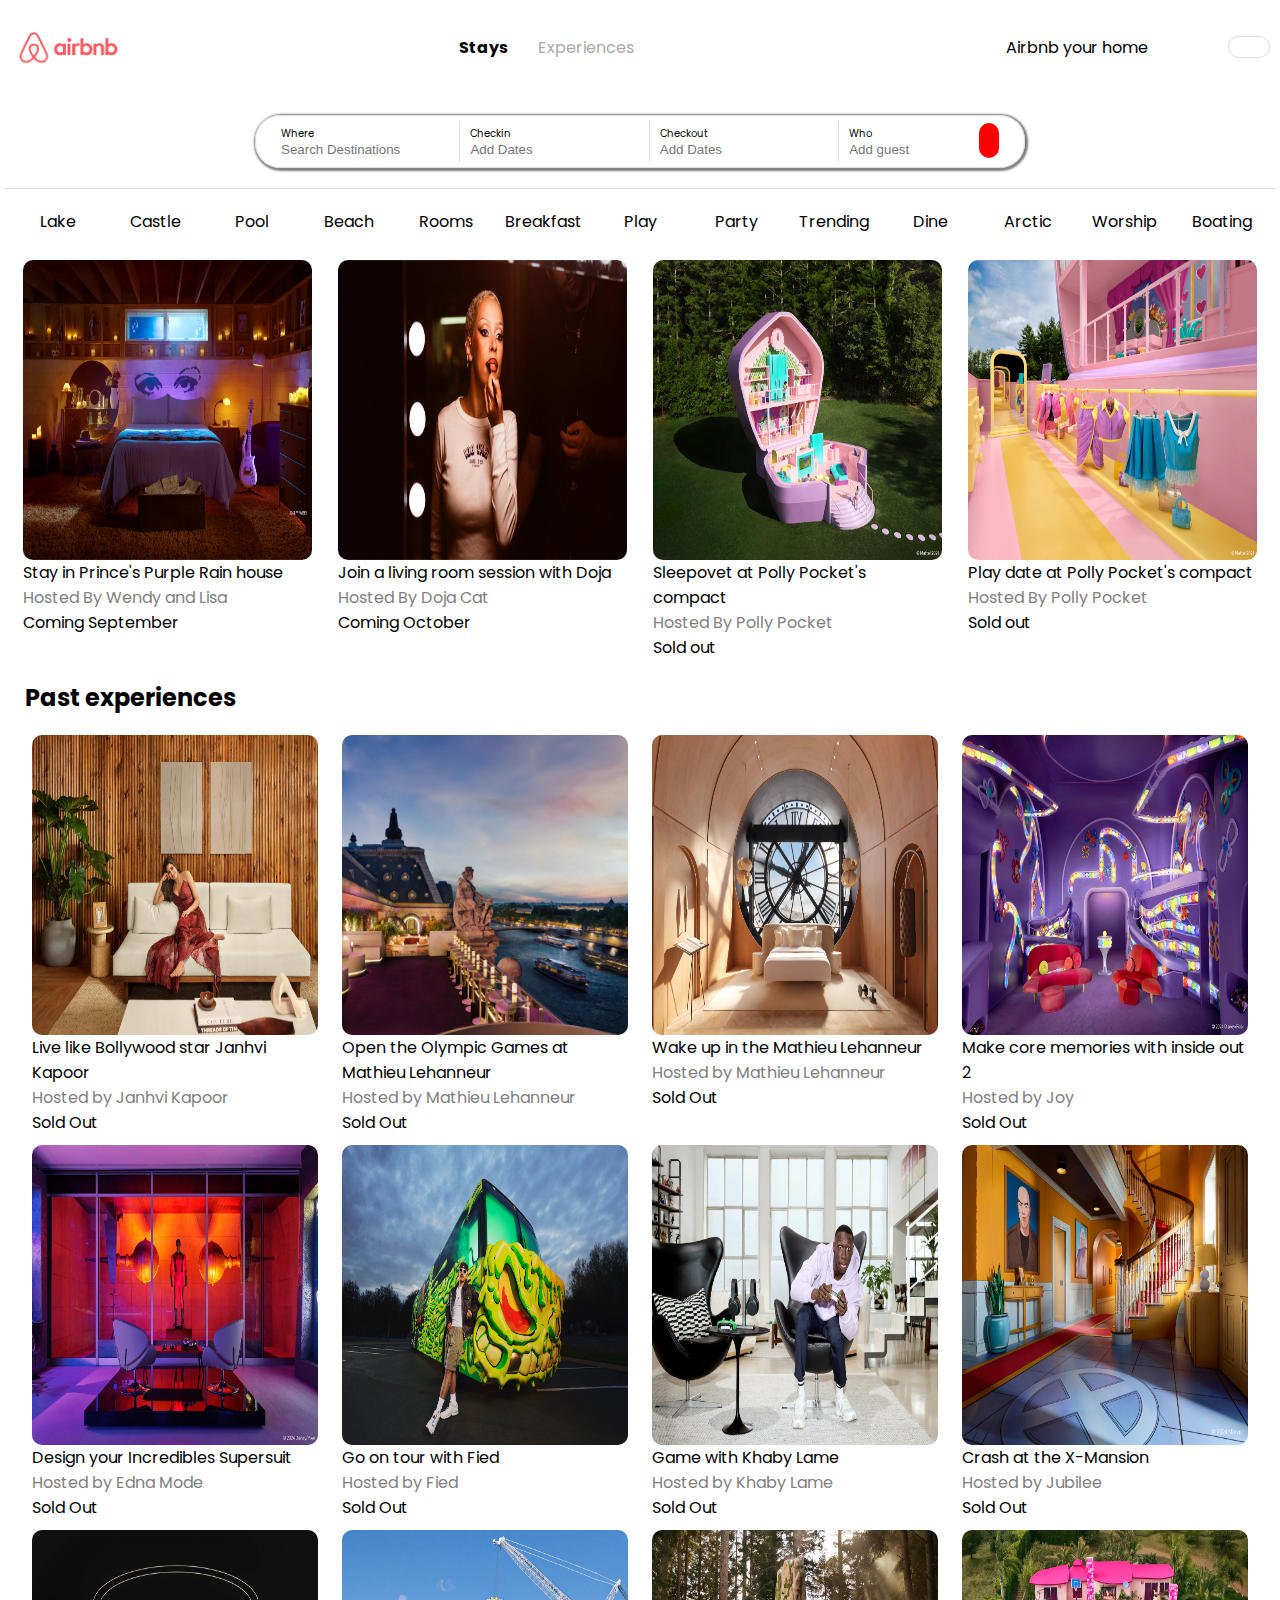
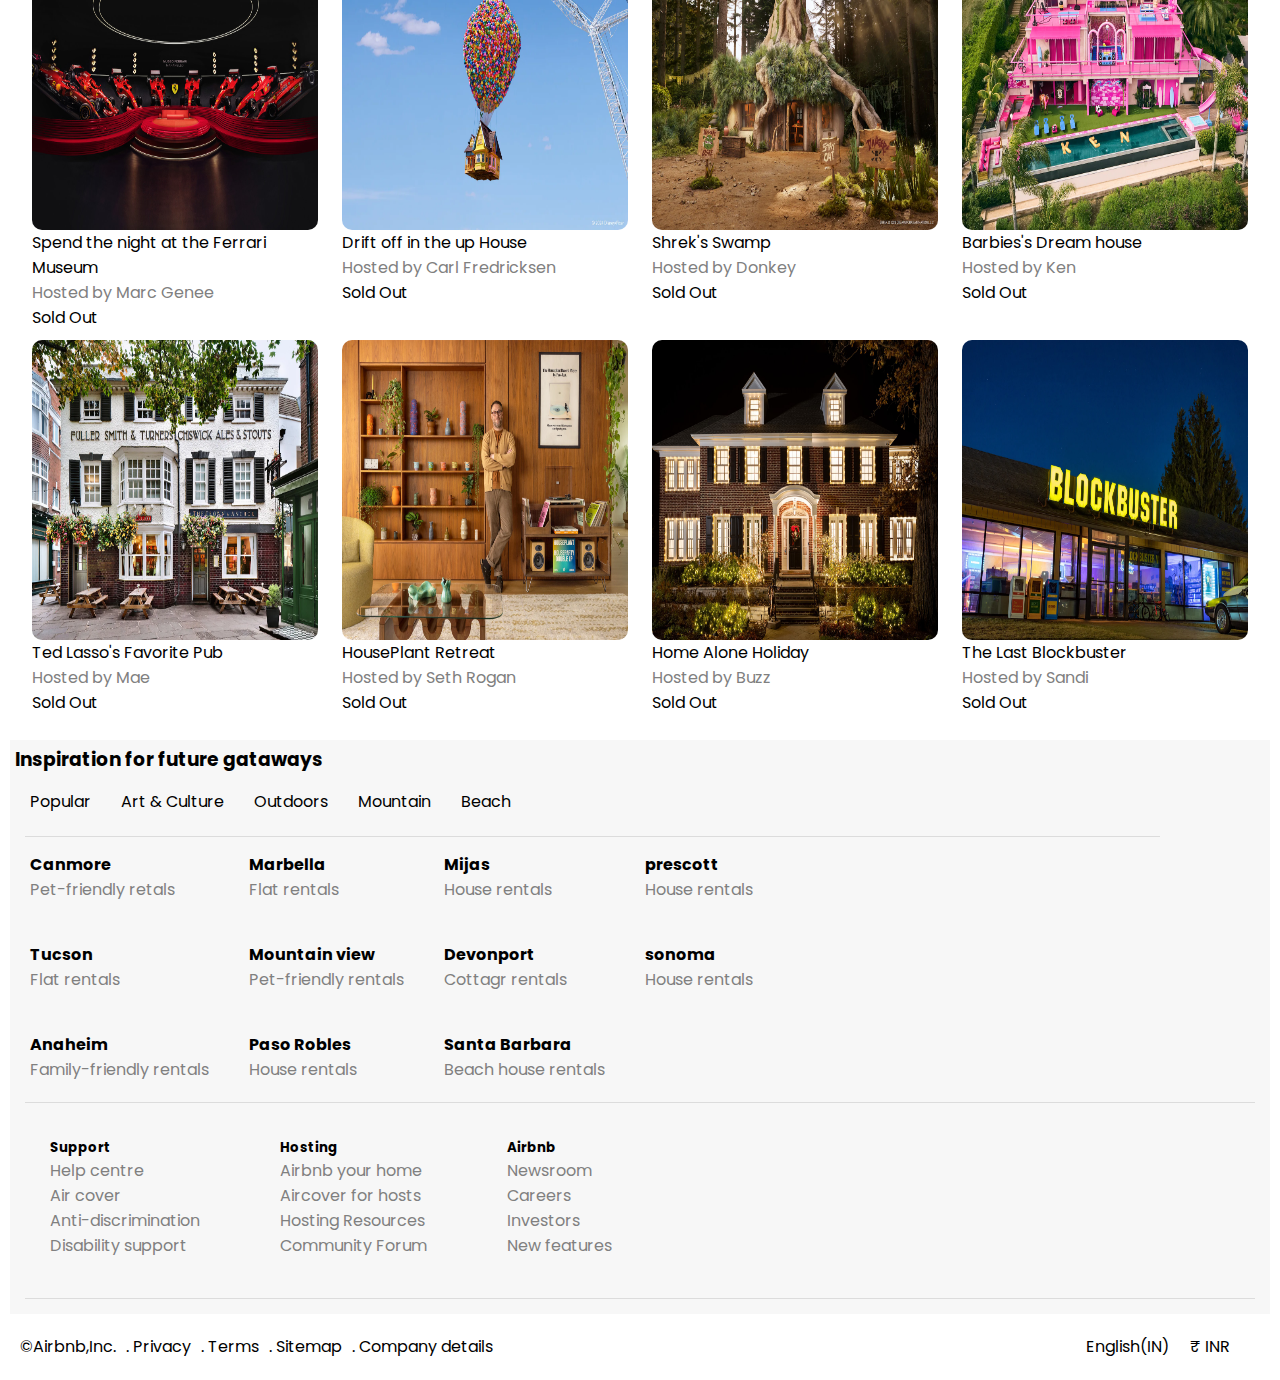
<file: index.html>
<!DOCTYPE Navbar_section2html>
<html lang="en">
  <head>
    <meta charset="UTF-8" />
    <meta name="viewport" content="width=device-width, initial-scale=1.0" />
    <title>Airbnb</title>
    <!-- Font link -->
    <link rel="preconnect" href="https://fonts.googleapis.com" />
    <link rel="preconnect" href="https://fonts.gstatic.com" crossorigin />
    <link
      href="https://fonts.googleapis.com/css2?family=Poppins:ital,wght@0,100;0,200;0,300;0,400;0,500;0,600;0,700;0,800;0,900;1,100;1,200;1,300;1,400;1,500;1,600;1,700;1,800;1,900&display=swap"
      rel="stylesheet"
    />
    <!-- Style sheet -->
    <link rel="stylesheet" href="style.css" />

    <!-- CDN link -->
    <link
      rel="stylesheet"
      href="https://cdnjs.cloudflare.com/ajax/libs/font-awesome/6.6.0/css/all.min.css"
      integrity="sha512-Kc323vGBEqzTmouAECnVceyQqyqdsSiqLQISBL29aUW4U/M7pSPA/gEUZQqv1cwx4OnYxTxve5UMg5GT6L4JJg=="
      crossorigin="anonymous"
      referrerpolicy="no-referrer"
    />
  </head>
  <body>
    <div>
      <div class="overlay"></div>
      <!-- Loginpage -->
      <div class="Logincontainer">
        <div class="login_head">
          <i class="fa-solid fa-xmark" style="color: #070707" id="Logincontainer_close"></i>
          <p>Login or Signup</p>
        </div>
        <div class="login_mid">
          <h2>Welcome to Airbnb</h2>
          <input type="text" name="" id=""  placeholder="country"/> <br />
          <input type="tel" name="" id="" placeholder="Type your number"/><br />
          <p>
            We’ll call or text you to confirm your number. Standard message and
            data rates apply. Privacy Policy
          </p>
          <button>Continue</button>
          <span>or</span>
        </div>
        <div class="login_foot">
            <i class="fa-brands fa-facebook"></i>
            <p>Continue with Facebook</p>
          
        </div>
      </div>
      <div class="Nav">
        <div class="Navbar_section1">
          <div class="Navbar_section1_logo">
            <img src="./images/logo.png" alt="" />
          </div>
          <div class="Navbar_section1_desc">
            <p class="sub1">Stays</p>
            <p class="sub2">Experiences</p>
          </div>
          <div class="Navbar_section1_home">
            <p>Airbnb your home</p>
            <i class="fa-solid fa-globe" id="globe"></i>
            <div class="Navbar_section1_home_login">
              <i class="fa-solid fa-bars"></i>
              <i class="fa-solid fa-user"></i>
            </div>
          </div>
          <div class="Navbar_section1_home_login_onclick">
            <span
              style="
                text-align: right;
                cursor: pointer;
                font-size: x-large;
                color: grey;
              "
              class="close"
            >
              x
          </span>
            <p id="signup">Signup</p>
            <p id="login">Login</p>
            <p>Airbnb your home</p>
            <p>Help center</p>
          </div>
        </div>
        <div class="Navbar_section2">
          <div class="Navbar_section2_container">
            <div class="Navbar_section2_sub1">
              <p>Where</p>
              <input type="text" placeholder="Search Destinations" />
            </div>
            <div class="Navbar_section2_sub2">
              <p>Checkin</p>
              <input type="text" name="" id="" placeholder="Add Dates" />
            </div>
            <div class="Navbar_section2_sub3">
              <p>Checkout</p>
              <input type="text" placeholder="Add Dates" />
            </div>
            <div class="Navbar_section2_sub4">
              <div class="Navbar_section2_sub4_input">
                <p>Who</p>
                <input type="text" placeholder="Add guest" />
              </div>
              <div class="Navbar_section2_sub4_search">
                <i
                  class="fa-solid fa-magnifying-glass"
                  id="magnifying_glass"
                ></i>
              </div>
            </div>
          </div>
        </div>

        <div class="Navbar_section3">
          <i class="fa-solid fa-magnifying-glass"></i>
          <div class="Navbar_section3_sub">
            <h4>Where to?</h4>
            <input type="text" placeholder="Any where.Any week.Add guest" />
          </div>
        </div>
      </div>
      
        <!-- Scroll icons -->

        <div class="Scroll_icon">
          <div class="icon">
            <i class="fa-solid fa-water"></i>
            <p>Lake</p>
          </div>
          <div class="icon">
            <i class="fa-solid fa-landmark"></i>
            <p>Castle</p>
          </div>
          <div class="icon">
            <i class="fa-solid fa-water-ladder"></i>
            <p>Pool</p>
          </div>
          <div class="icon">
            <i class="fa-solid fa-umbrella-beach"></i>
            <p>Beach</p>
          </div>
          <div class="icon">
            <i class="fa-solid fa-hotel"></i>
            <p>Rooms</p>
          </div>
          <div class="icon">
            <i class="fa-solid fa-utensils"></i>
            <p>Breakfast</p>
          </div>
          <div class="icon">
            <i class="fa-solid fa-chess-king"></i>
            <p>Play</p>
          </div>
          <div class="icon">
            <i class="fa-solid fa-wine-bottle"></i>
            <p>Party</p>
          </div>
          <div class="icon">
            <i class="fa-solid fa-fire"></i>
            <p>Trending</p>
          </div>
          <div class="icon">
            <i class="fa-solid fa-pizza-slice"></i>
            <p>Dine</p>
          </div>
          <div class="icon">
            <i class="fa-regular fa-snowflake"></i>
            <p>Arctic</p>
          </div>
          <div class="icon">
            <i class="fa-solid fa-gopuram"></i>
            <p>Worship</p>
          </div>
          <div class="icon">
            <i class="fa-solid fa-sailboat"></i>
            <p>Boating</p>
          </div>
        </div>
      </div>

      <!-- Course card -->
      <div class="Coursecard_container">
        <div class="Coursecard">
          <img src="./images/img1.webp" alt="image1" height="300px" />
          <p>Stay in Prince's Purple Rain house</p>
          <p><span>Hosted By Wendy and Lisa</span></p>
          <p>Coming September</p>
        </div>
        <div class="Coursecard">
          <img src="./images/img2.webp" alt="image2" height="300px" />
          <p>Join a living room session with Doja</p>
          <p><span>Hosted By Doja Cat</span></p>
          <p>Coming October</p>
        </div>
        <div class="Coursecard">
          <img src="./images/img3.webp" alt="image3" height="300px" />
          <p>Sleepovet at Polly Pocket's compact</p>
          <p><span>Hosted By Polly Pocket</span></p>
          <p>Sold out</p>
        </div>
        <div class="Coursecard">
          <img src="./images/img4.webp" alt="image4" height="300px" />
          <p>Play date at Polly Pocket's compact</p>
          <p><span>Hosted By Polly Pocket</span></p>
          <p>Sold out</p>
        </div>
        <!-- Past Experiences -->
        <div class="Recommended_section">
          <h2>Past experiences</h2>
          <div class="Recommended_container">
            <div class="Recommended_coursecard">
              <img src="./images/pic1.webp" alt="picture1" height="300px" />
              <p>Live like Bollywood star Janhvi Kapoor</p>
              <p><span>Hosted by Janhvi Kapoor</span></p>
              <p>Sold Out</p>
            </div>
            <div class="Recommended_coursecard">
              <img src="./images/pic2.webp" alt="picture1" height="300px" />
              <p>Open the Olympic Games at Mathieu Lehanneur</p>
              <p><span>Hosted by Mathieu Lehanneur</span></p>
              <p>Sold Out</p>
            </div>
            <div class="Recommended_coursecard">
              <img src="./images/pic3.webp" alt="picture1" height="300px" />
              <p>Wake up in the Mathieu Lehanneur</p>
              <p><span>Hosted by Mathieu Lehanneur</span></p>
              <p>Sold Out</p>
            </div>
            <div class="Recommended_coursecard">
              <img src="./images/pic4.webp" alt="picture1" height="300px" />
              <p>Make core memories with inside out 2</p>
              <p><span>Hosted by Joy</span></p>
              <p>Sold Out</p>
            </div>
            <div class="Recommended_coursecard">
              <img src="./images/pic5.jpeg" alt="picture5" height="300px" />
              <p>Design your Incredibles Supersuit</p>
              <p><span>Hosted by Edna Mode</span></p>
              <p>Sold Out</p>
            </div>
            <div class="Recommended_coursecard">
              <img src="./images/pic6.webp" alt="picture6" height="300px" />
              <p>Go on tour with Fied</p>
              <p><span>Hosted by Fied</span></p>
              <p>Sold Out</p>
            </div>
            <div class="Recommended_coursecard">
              <img src="./images/pic7.webp" alt="picture7" height="300px" />
              <p>Game with Khaby Lame</p>
              <p><span>Hosted by Khaby Lame</span></p>
              <p>Sold Out</p>
            </div>
            <div class="Recommended_coursecard">
              <img src="./images/pic8.webp" alt="picture8" height="300px" />
              <p>Crash at the X-Mansion</p>
              <p><span>Hosted by Jubilee</span></p>
              <p>Sold Out</p>
            </div>
            <div class="Recommended_coursecard">
              <img src="./images/p1.jfif" alt="picture8" height="300px" />
              <p>Spend the night at the Ferrari Museum</p>
              <p><span>Hosted by Marc Genee</span></p>
              <p>Sold Out</p>
            </div>
            <div class="Recommended_coursecard">
              <img src="./images/p2.webp" alt="picture8" height="300px" />
              <p>Drift off in the up House</p>
              <p><span>Hosted by Carl Fredricksen</span></p>
              <p>Sold Out</p>
            </div>
            <div class="Recommended_coursecard">
              <img src="./images/p3.webp" alt="picture8" height="300px" />
              <p>Shrek's Swamp</p>
              <p><span>Hosted by Donkey</span></p>
              <p>Sold Out</p>
            </div>
            <div class="Recommended_coursecard">
              <img src="./images/p4.webp" alt="picture8" height="300px" />
              <p>Barbies's Dream house</p>
              <p><span>Hosted by Ken</span></p>
              <p>Sold Out</p>
            </div>
            <div class="Recommended_coursecard">
              <img src="./images/p5.webp" alt="picture8" height="300px" />
              <p>Ted Lasso's Favorite Pub</p>
              <p><span>Hosted by Mae</span></p>
              <p>Sold Out</p>
            </div>
            <div class="Recommended_coursecard">
              <img src="./images/p6.webp" alt="picture8" height="300px" />
              <p>HousePlant Retreat</p>
              <p><span>Hosted by Seth Rogan</span></p>
              <p>Sold Out</p>
            </div>
            <div class="Recommended_coursecard">
              <img src="./images/p7.jpeg" alt="picture8" height="300px" />
              <p>Home Alone Holiday</p>
              <p><span>Hosted by Buzz</span></p>
              <p>Sold Out</p>
            </div>
            <div class="Recommended_coursecard">
              <img src="./images/p8.webp" alt="picture8" height="300px" />
              <p>The Last Blockbuster</p>
              <p><span>Hosted by Sandi</span></p>
              <p>Sold Out</p>
            </div>
          </div>
        </div>
      </div>
      <!-- Footer Section -->

      <div class="Footer_Section">
        <div class="Footer_Section_title">
          <h3>Inspiration for future gataways</h3>
        </div>
        <div class="Footer_Section_categories">
          <p>Popular</p>
          <p>Art & Culture</p>
          <p>Outdoors</p>
          <p>Mountain</p>
          <p>Beach</p>
        </div>
        <div class="Footer_Section_categories_subcontent">
          <div class="Footer_Section_categories_subcontent1">
            <div class="subcontent">
              <h4>Canmore</h4>
              <p>Pet-friendly retals</p>
            </div>
            <div class="subcontent">
              <h4>Tucson</h4>
              <p>Flat rentals</p>
            </div>
            <div class="subcontent">
              <h4>Anaheim</h4>
              <p>Family-friendly rentals</p>
            </div>
          </div>
          <div class="Footer_Section_categories_subcontent2">
            <div class="subcontent">
              <h4>Marbella</h4>
              <p>Flat rentals</p>
            </div>
            <div class="subcontent">
              <h4>Mountain view</h4>
              <p>Pet-friendly rentals</p>
            </div>
            <div class="subcontent">
              <h4>Paso Robles</h4>
              <p>House rentals</p>
            </div>
          </div>
          <div class="Footer_Section_categories_subcontent3">
            <div class="subcontent">
              <h4>Mijas</h4>
              <p>House rentals</p>
            </div>
            <div class="subcontent">
              <h4>Devonport</h4>
              <p>Cottagr rentals</p>
            </div>
            <div class="subcontent">
              <h4>Santa Barbara</h4>
              <p>Beach house rentals</p>
            </div>
          </div>
          <div class="Footer_Section_categories_subcontent4">
            <div class="subcontent">
              <h4>prescott</h4>
              <p>House rentals</p>
            </div>
            <div class="subcontent">
              <h4>sonoma</h4>
              <p>House rentals</p>
            </div>
          </div>
        </div>
        <div class="Footer_Section_Support">
          <div class="support_content">
            <h5>Support</h5>
            <p>Help centre</p>
            <p>Air cover</p>
            <p>Anti-discrimination</p>
            <p>Disability support</p>
          </div>
          <div class="support_content">
            <h5>Hosting</h5>
            <p>Airbnb your home</p>
            <p>Aircover for hosts</p>
            <p>Hosting Resources</p>
            <p>Community Forum</p>
          </div>
          <div class="support_content">
            <h5>Airbnb</h5>
            <p>Newsroom</p>
            <p>Careers</p>
            <p>Investors</p>
            <p>New features</p>
          </div>
        </div>
      </div>
      <div class="Footer_Section_Contact">
        <div class="contact1">
          <p>&copy;Airbnb,Inc.</p>
          <p><span>. Privacy</span></p>
          <p><span>. Terms</span></p>
          <p><span>. Sitemap</span></p>
          <p><span>. Company details</span></p>
        </div>
        <div class="contact2">
          <div class="contact2_sub">
            <i class="fa-solid fa-globe"></i>
            <p>English(IN)</p>
          </div>
          <div class="contact2_sub">
            <p>&#8377; INR</p>
            <i class="fa-brands fa-facebook"></i>
            <i class="fa-brands fa-twitter"></i>
            <i class="fa-brands fa-instagram"></i>
          </div>
        </div>
      </div>
      <div class="Navlist">
        <a href="#">
          <div>
            <i class="fa-solid fa-magnifying-glass" style="color: #f00a79"></i>
            <p>explore</p>
          </div>
        </a>

        <a href="wishlist.html">
          <div>
            <i class="fa-regular fa-heart" style="color: #f00a79"></i>
            <p>Wishlist</p>
          </div>
        </a>
        <a href="./login.html">
          <div>
            <i class="fa-regular fa-user" style="color: #f00a79"></i>
            <p>Login</p>
          </div>
        </a>
      </div>
    </div>

    <script src="index.js"></script>
  </body>
</html>
</file>
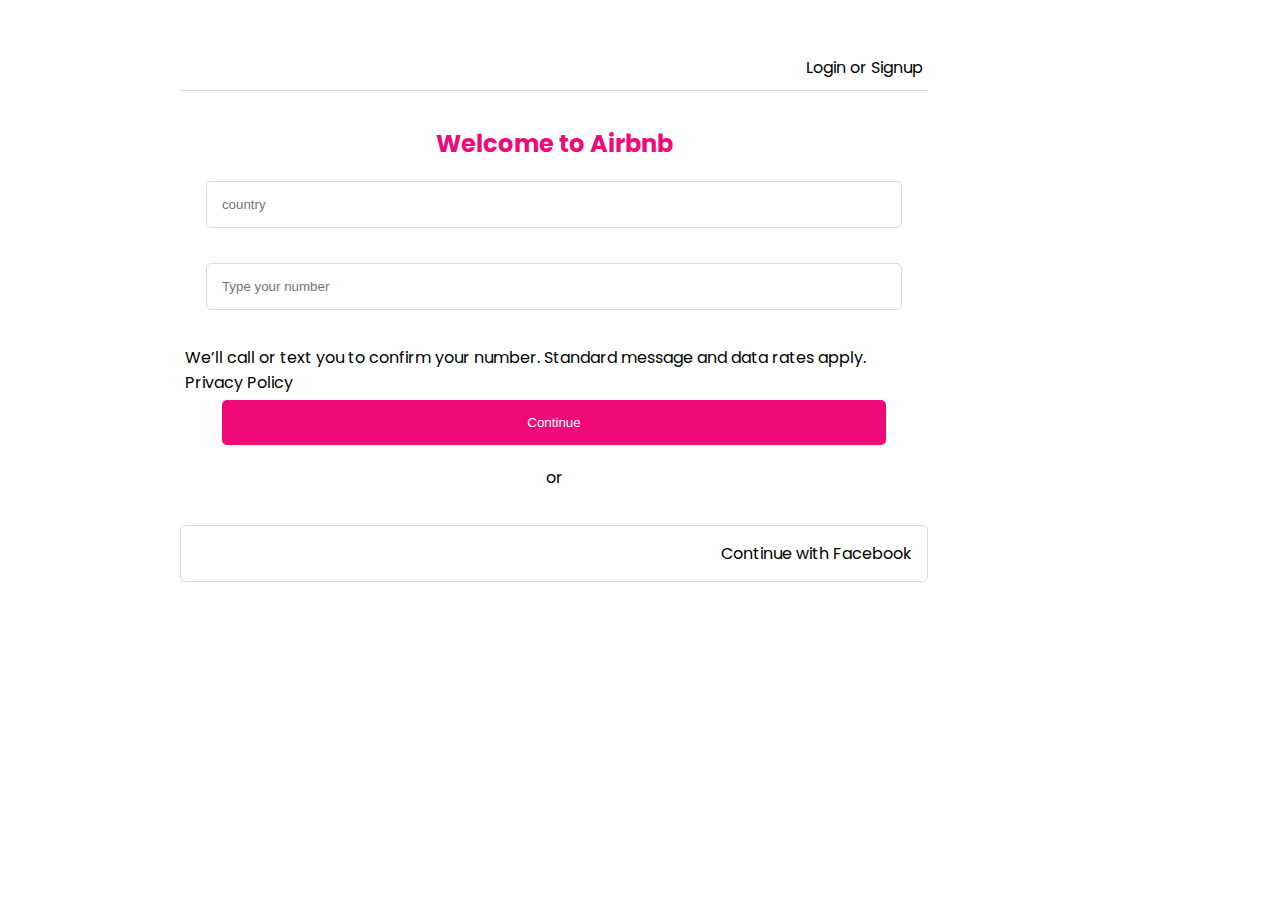
<file: login.html>
<!DOCTYPE html>
<html lang="en">
  <head>
    <meta charset="UTF-8" />
    <meta name="viewport" content="width=device-width, initial-scale=1.0" />
    <title>login</title>
    <!-- Style sheet -->
    <link rel="stylesheet" href="login.css">
    <!-- CDN link -->
    <link
      rel="stylesheet"
      href="https://cdnjs.cloudflare.com/ajax/libs/font-awesome/6.6.0/css/all.min.css"
      integrity="sha512-Kc323vGBEqzTmouAECnVceyQqyqdsSiqLQISBL29aUW4U/M7pSPA/gEUZQqv1cwx4OnYxTxve5UMg5GT6L4JJg=="
      crossorigin="anonymous"
      referrerpolicy="no-referrer"
    />
    <!-- Googlefont -->
    <link
    href="https://fonts.googleapis.com/css2?family=Poppins:ital,wght@0,100;0,200;0,300;0,400;0,500;0,600;0,700;0,800;0,900;1,100;1,200;1,300;1,400;1,500;1,600;1,700;1,800;1,900&display=swap"
    rel="stylesheet"
  />
  </head>
  <body>
    <div class="Logincontainer">
      <div class="login_head">
        <a href="index.html">
          <i
          class="fa-solid fa-xmark"
          style="color: #070707"
          id="Logincontainer_close"
        ></i>
        </a>
        
        <p>Login or Signup</p>
      </div>
      <div class="login_mid">
        <h2>Welcome to Airbnb</h2>
        <input type="text" name="" id="" placeholder="country" /> <br />
        <input type="tel" name="" id="" placeholder="Type your number" /><br />
        <p>
          We’ll call or text you to confirm your number. Standard message and
          data rates apply. Privacy Policy
        </p>
        <button>Continue</button>
        <span>or</span>
      </div>
      <div class="login_foot">
        <i class="fa-brands fa-facebook"></i>
        <p>Continue with Facebook</p>
      </div>
    </div>
  </body>
</html>
</file>
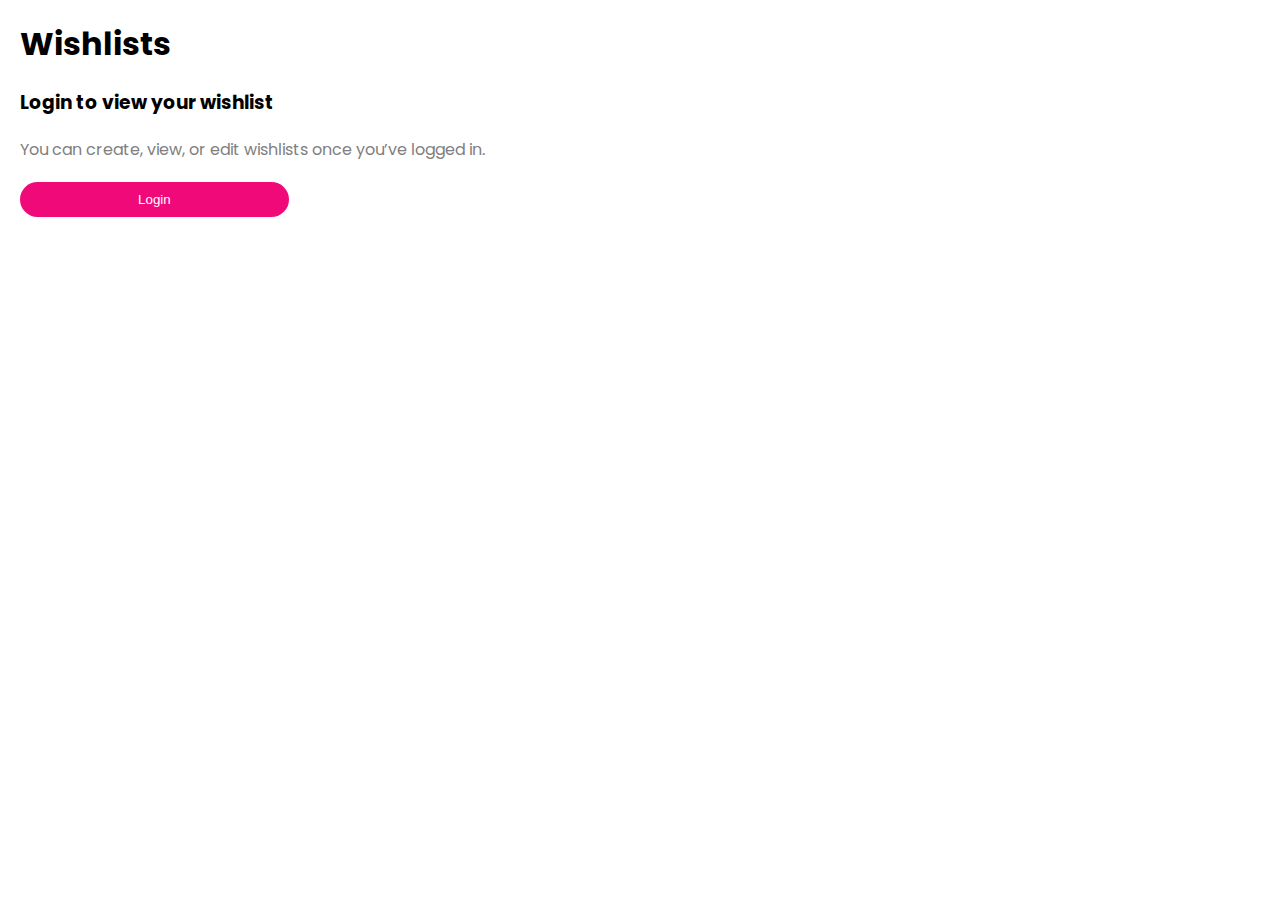
<file: wishlist.html>
<!DOCTYPE html>
<html lang="en">
  <head>
    <meta charset="UTF-8" />
    <meta name="viewport" content="width=device-width, initial-scale=1.0" />
    <title>wishlist</title>
    <!-- Style sheet -->
    <link rel="stylesheet" href="login.css" />
    <!-- CDN link -->
    <link
      rel="stylesheet"
      href="https://cdnjs.cloudflare.com/ajax/libs/font-awesome/6.6.0/css/all.min.css"
      integrity="sha512-Kc323vGBEqzTmouAECnVceyQqyqdsSiqLQISBL29aUW4U/M7pSPA/gEUZQqv1cwx4OnYxTxve5UMg5GT6L4JJg=="
      crossorigin="anonymous"
      referrerpolicy="no-referrer"
    />
    <!-- Googlefont -->
    <link
      href="https://fonts.googleapis.com/css2?family=Poppins:ital,wght@0,100;0,200;0,300;0,400;0,500;0,600;0,700;0,800;0,900;1,100;1,200;1,300;1,400;1,500;1,600;1,700;1,800;1,900&display=swap"
      rel="stylesheet"
    />
  </head>
  <body>
    <div class="wishlist">
      <h1>Wishlists</h1>
      <h3>Login to view your wishlist</h3>
      <p>You can create, view, or edit wishlists once you’ve logged in.</p>
      <a href="login.html"><button>Login</button></a>
    </div>
  </body>
</html>
</file>
<file: style.css>
*{
  
  margin: 0;
  padding: 0;
}

body{
  font-family: "Poppins", system-ui;
}

.Nav{
  position: sticky;
  top:0;
  background-color: white;
  z-index: 20;
}
.Navbar{
  display: flex;
  flex-direction: column;
}

.Navbar_section1{
  display: flex;
  justify-content: space-between;
  margin: 5px;
  align-items: center;
}

.Navbar_section1_logo{
  width: 10%;
  cursor: pointer;
}

.Navbar_section1_logo img{
  width: 100%;
}

.Navbar_section1_desc{
  display:  flex;
  gap: 10px;
  padding: 5px;
  align-items: center;
}
.sub1{
  font-weight: 700;
  cursor: pointer;
}
.sub2{
  color: darkgray;
  background-color: transparent;
  border-radius: 20px;
  padding-top: 10px;
  padding-bottom: 10px;
  padding-left: 15px;
  padding-right: 15px;
  margin: 5px;
  cursor: pointer;
}
.sub2:hover{
  background-color: gainsboro;
  color: black;
}
.Navbar_section1_home{
  display: flex;
  gap: 10px;
  padding: 5px;
  align-items: center;
}
.Navbar_section1_home p{
  background-color: transparent;
  border-radius: 20px;
  padding-top: 10px;
  padding-bottom: 10px;
  padding-left: 15px;
  padding-right: 15px;
  margin: 5px;
  cursor: pointer;
}

.Navbar_section1_home p:hover{
  background-color: gainsboro;
}

#globe{
  background-color: transparent;
  border-radius: 20px;
  padding-top: 10px;
  padding-bottom: 10px;
  padding-left: 15px;
  padding-right: 15px;
  margin: 5px;
  cursor: pointer;
}

#globe:hover{
  background-color: gainsboro;
}
.Navbar_section1_home_login{
  display: flex;
  align-items: center;
  gap:10px;
  border: solid gainsboro 1px ;
  padding-top: 10px;
  padding-bottom: 10px;
  padding-left: 15px;
  padding-right: 15px;
  border-radius: 20px;
  cursor:pointer;
  position: relative;
}
.Navbar_section1_home_login:hover{
  box-shadow: 2px 2px 5px  gainsboro;
}
.Navbar_section1_home_login_onclick{
  display: flex;
  flex-direction: column;
  padding: 20px;
  gap:10px;
  border: solid transparent 1px;
  position: absolute;
  right: 0px;
  top:80px;
  background-color: white;
  margin: 5px;
  box-shadow: 0.5px 0.5px  3px gainsboro;
  border-radius: 5px;
  display: none;
  width: 12%;
}
.Navbar_section1_home_login_onclick p{
  padding: 5px;
}
.Navbar_section1_home_login_onclick p:hover{
  background-color: gainsboro;
  cursor: pointer;
}
/* Navbar section2 */
.Navbar_section2{
  display: flex;
  justify-content: center;
  border-bottom: solid gainsboro 1px;
  padding: 20px;
  margin: 5px;
}
.Navbar_section2_container{
  font-size: 10px;
  border:  solid gainsboro 1px;
  box-shadow: 1px 1px 2px 2px gray;
  padding-top: 5px;
  padding-bottom: 5px;
  padding-left: 15px;
  padding-right: 15px;
  border-radius: 25px;
  display: flex;
  justify-content: space-between;
  width: 60%;
}

.Navbar_section2_sub1 input,.Navbar_section2_sub2 input, .Navbar_section2_sub3 input,.Navbar_section2_sub4_input input{
  border: none;
  width: 80%;

}
.Navbar_section2_sub1 input:focus, .Navbar_section2_sub2 input:focus,.Navbar_section2_sub3 input:focus, .Navbar_section2_sub4_input input:focus{
  outline: none;
}
.Navbar_section2_sub1,.Navbar_section2_sub2,.Navbar_section2_sub3,.Navbar_section2_sub4{
  width: 30%;
  padding-top: 5px;
  padding-bottom: 5px;
  padding-left: 10px;
  padding-right: 10px;
  
}
.Navbar_section2_sub2,.Navbar_section2_sub3,.Navbar_section2_sub4{
  border-left: solid gainsboro 1px;
}
.Navbar_section2_sub1:hover,.Navbar_section2_sub2:hover,.Navbar_section2_sub3:hover,.Navbar_section2_sub4:hover{
  background-color: gainsboro;
  border-radius: 25px; 
  cursor: pointer;
  
}

.Navbar_section2_sub1:hover input,.Navbar_section2_sub2:hover input,.Navbar_section2_sub3:hover input,.Navbar_section2_sub4:hover input{
  background-color: gainsboro; 
  
}

.Navbar_section2_sub4{
  display: flex;
  align-items: center;
  width: fit-content;
}

#magnifying_glass{
  background-color: red;
  padding: 10px;
  border-radius: 20px;

}

.Navbar_section3{
  display: none;
  justify-content: center;
  width: 80%;
  gap:30px;
  margin-left: 10px;
  margin-right: 10px;
  margin-top: 5px;
  margin-bottom: 5px;
  padding: 10px;
  border: solid gainsboro 1px;
  border-radius: 25px;
  align-items: center;
  box-shadow: 1px 1px 0.5px 1px gainsboro;
}

.Navbar_section3_sub{
  flex-grow: 3;
}

.Navbar_section3_sub input{
  width: 100%;
  border: none;
}
/* Login or signup */
.overlay{
  background-color: black;
  opacity: 0.5;
  position: absolute;
  top:0;
  left: 0;
  display: none;
  z-index: 30;
  width: 100%;
  height: 100%;
}
.Logincontainer{
  display: none;
  flex-direction: column;
  border: transparent;
  gap:10px;
  width: 30%;
  margin: 10px;
  padding: 10px;
  background-color: white;
  border-radius: 20px;
  position: absolute;
  z-index: 40;
  top:40px;
  left:500px;
}
.login_head{
  display: flex;
  margin: 10px;
  padding: 5px;
  gap: 250px;
  align-items: center;
  border-bottom: solid gainsboro 1px;
  padding-bottom: 10px;
}
#Logincontainer_close{
  cursor: pointer;
}
.login_mid{
  padding: 10px;
  margin: 5px;
  display: flex;
  flex-direction: column;
  justify-content: center;
  align-items: center;
}
.login_mid h2{
  padding-bottom: 20px;
  color: #f00a79;
  
}
.login_mid input{
  border: solid gainsboro 1px;
  padding: 15px;
  width: 90%;
  margin-bottom: 10px;
  border-radius: 5px;
}
.login_mid button{
  background-color: #f00a79;
  color: white;
  width: 90%;
  padding: 15px;
  border: transparent;
  border-radius: 5px;
  cursor: pointer;
  margin-top: 5px;
}
.login_mid span{
  margin-top: 10px;
  text-align: center;
}
.login_foot{
  display: flex;
  gap:150px;
  margin: 10px;
  padding: 15px;
  align-items: center;
  border: solid gainsboro 1px;
  border-radius: 5px;
}
.login_foot i{
  font-size: 24px;
}
.login_foot:hover{
  background-color: gainsboro;
}
/* Scroll icons */
.Scroll_icon{
  display: flex;
  margin: 10px;
  padding: 10px;
  overflow-x: auto;
  overflow-y: hidden;
  white-space: nowrap;
  gap: 20px;

}

.icon{
  width: 30%;
  text-align: center;
  border-bottom: solid transparent 1px;
}

.icon:hover{
  cursor: pointer;
  border-bottom: solid black 1px;
}

.Coursecard_container,.Recommended_container{
  display: flex;
  justify-content: space-around;
  flex-wrap: wrap;
  margin: 10px;
 
}

.Coursecard,.Recommended_coursecard{
  width: 23%;
  padding: 5px;
}
.Coursecard:hover,.Recommended_coursecard:hover{
  cursor: pointer;
}
.Coursecard span,.Recommended_coursecard span{
  color: grey;
}
.Coursecard img, .Recommended_coursecard img{
  width: 100%;
  border-radius: 10px;
  transition: transform 0.3s ease, box-shadow 0.3s ease;
}
.Coursecard img:hover, .Recommended_coursecard img:hover{
  transform:  scale(1.01);
  box-shadow: 0 8px 16px rbga(0,0,0,0.3);

}

.Recommended_section h2 {
  padding: 5px;
  margin: 10px;
}

.Footer_Section{
  background-color: #F7F7F7;
  margin: 10px;
  padding: 5px;
}

.Footer_Section_categories{
  width: 90%;
  display: flex;
  gap:30px;
  margin: 10px;
  padding: 5px;
  padding-bottom: 20px;
  border-bottom: solid gainsboro 1px;
  flex-wrap: wrap;
}

.Footer_Section_categories p{
  border-bottom: solid transparent 2px;
}
.Footer_Section_categories p:hover{
  border-bottom: solid black 2px ;
  cursor: pointer;
}

.Footer_Section_categories_subcontent{
  display: flex;
  flex-wrap: wrap;
  gap: 40px;
  margin: 10px;
  padding: 5px;
  padding-bottom: 20px;
  border-bottom: solid gainsboro 1px;
}
.Footer_Section_categories_subcontent1,.Footer_Section_categories_subcontent2,.Footer_Section_categories_subcontent3,.Footer_Section_categories_subcontent4{
  display: flex;
  flex-wrap: wrap;
  flex-direction: column;
  gap:40px;
}
.subcontent:hover{
  cursor: pointer;
}

.subcontent p{
  color: gray;
}

.Footer_Section_Support{
  display: flex;
  flex-wrap: wrap;
  gap: 40px;
  margin: 10px;
  padding: 5px;
  padding-bottom: 20px;
  border-bottom: solid gainsboro 1px;
}
.support_content{
  padding: 10px;
  margin: 10px;
}
.support_content p{
  color: gray;
}

.Footer_Section_Contact{
  display: flex;
  justify-content: space-between;
  flex-wrap: wrap;
  padding: 10px;
  margin: 10px;
}

.contact1{
  display: flex;
  gap:10px;
  flex-wrap: wrap;
  border-bottom: solid transparent 1px;
}
.contact1 span:hover{
  cursor: pointer;
  border-bottom: solid black 1px;
}
.contact2{
  display: flex;
  gap: 20px;
}
.contact2_sub{
  display: flex;
  flex-wrap: wrap;
  gap: 10px;
  align-items: center;
  
}

.contact2_sub p{
  border-bottom: solid transparent 1px;
}
.contact2_sub:hover{
  cursor: pointer;
}

.contact2_sub p:hover{
  border-bottom: solid black 1px;
}
.Navlist{
  justify-content: center;
  gap: 40px;
  text-align: center;
  color: #f00a79;
  position: sticky;
  bottom: 0;
  background-color: white;
  padding: 5px;
  margin: 5px;
  display: none;
}
.Navlist div:hover{
  cursor: pointer;
}
.Navlist a{
  text-decoration: none;
}
.Navlist a:visited{
  color:#f00a79;
}


/* Media Query */

@media screen and (max-width:800px) {

  .Coursecard,.Recommended_coursecard{
    width: 45%;
  }

.Footer_Section_Contact{
  flex-direction: column;
  gap:20px;
}
  
}


@media screen and (max-width:500px) {
  .Navbar_section1, .Navbar_section2{
    display: none;
  }

  .Navbar_section3{
    display: flex;
  }

  .icon p{
    font-size: 8px;
  }
  
  .Coursecard,.Recommended_coursecard{
    width: 90%;

  }

  .Navlist{
    display: flex;
  }
  
 
}
</file>
<file: login.css>
*{
  
  margin: 0;
  padding: 0;
}

body{
  font-family: "Poppins", system-ui;
}
.Logincontainer{
  display: flex;
  flex-direction: column;
  justify-content: center;
  border: transparent;
  gap:10px;
  width: 90%;
  margin: 10px;
  padding: 10px;
  background-color: white;
  border-radius: 20px;
  
}
.login_head{
  display: flex;
  margin: 10px;
  padding: 5px;
  justify-content: space-between;
  align-items: center;
  border-bottom: solid gainsboro 1px;
  padding-bottom: 10px;
}
#Logincontainer_close{
  cursor: pointer;
}
.login_mid{
  padding: 10px;
  margin: 5px;
  display: flex;
  flex-direction: column;
  justify-content: center;
  align-items: center;
}
.login_mid h2{
  padding-bottom: 20px;
  color: #f00a79;
  
}
.login_mid input{
  border: solid gainsboro 1px;
  padding: 15px;
  width: 90%;
  margin-bottom: 10px;
  border-radius: 5px;
}
.login_mid button{
  background-color: #f00a79;
  color: white;
  width: 90%;
  padding: 15px;
  border: transparent;
  border-radius: 5px;
  cursor: pointer;
  margin-top: 5px;
}
.login_mid span{
  margin-top: 10px;
  text-align: center;
  padding-top: 10px;
}
.login_foot{
  display: flex;
  justify-content: space-between;
  margin: 10px;
  padding: 15px;
  align-items: center;
  border: solid gainsboro 1px;
  border-radius: 5px;
}
.login_foot i{
  font-size: 24px;
}
.login_foot:hover{
  background-color: gainsboro;
}

.wishlist{
  display: flex;
  flex-direction: column;
  width: 70%;
  padding: 10px;
  margin: 10px;
  gap:20px;
  
  border-radius: 20px;

}
.wishlist button{
  background-color: #f00a79;
  color: white;
  padding: 10px;
  width: 30%;
  border: transparent;
  border-radius: 20px;
  cursor: pointer;
}
.wishlist p{
  color: gray;
}

@media screen and (max-width:1440px) {

  .Logincontainer{
    width: 60%;
    position: absolute;
    top:20px;
    left:150px;
  }
}


@media screen and (max-width:770px) {

  .Logincontainer{
    width: 70%;
    position: absolute;
    top:20px;
    left:50px;
  }
}

@media screen and (max-width:500px) {

  .Logincontainer{
    width: 90%;
    position: static;
    margin: 5px;
  }
}
</file>
